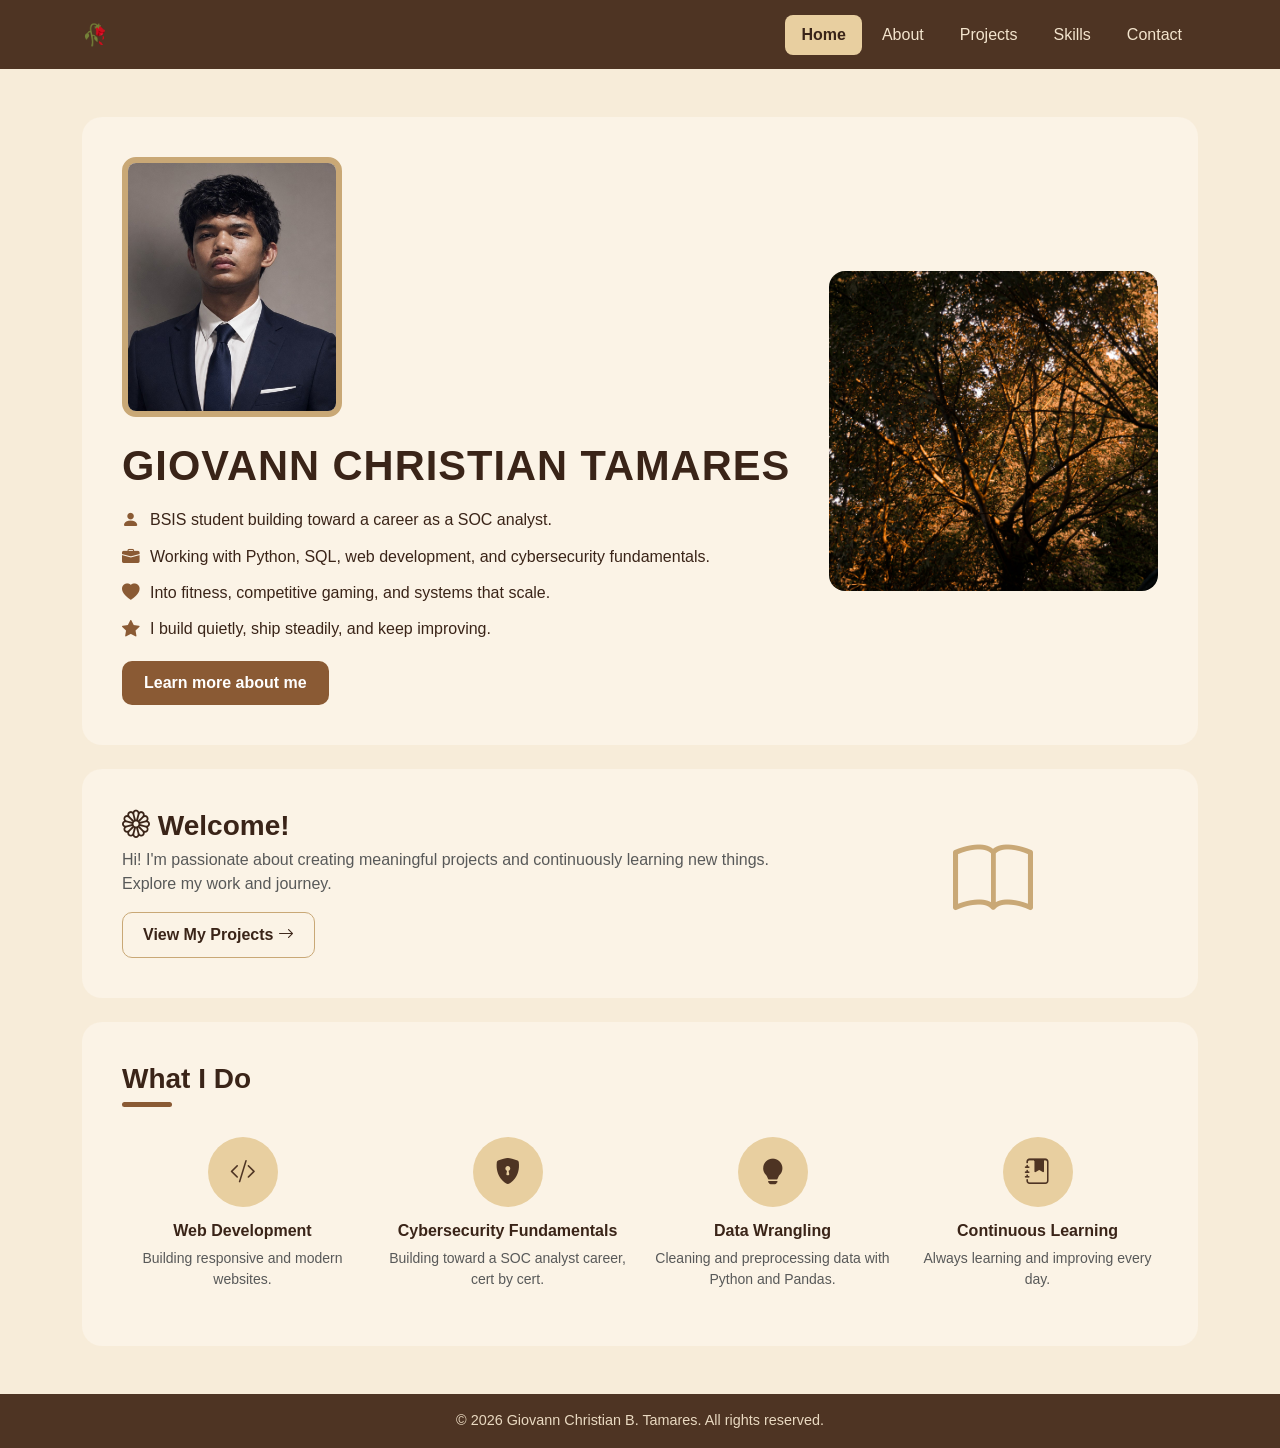
<file: index.html>
<!DOCTYPE html>
<html lang="en">
<head>
  <meta charset="UTF-8">
  <meta name="viewport" content="width=device-width, initial-scale=1.0">
  <title>Home | Giovann Christian B. Tamares</title>
  <link href="https://cdn.jsdelivr.net/npm/bootstrap@5.3.3/dist/css/bootstrap.min.css" rel="stylesheet">
  <link href="https://cdn.jsdelivr.net/npm/bootstrap-icons@1.11.3/font/bootstrap-icons.css" rel="stylesheet">
  <link href="css/style.css" rel="stylesheet">
</head>
<body>

  <!-- NAVBAR -->
  <nav class="navbar navbar-expand-lg navbar-brown">
    <div class="container">
      <a class="navbar-brand" href="index.html">🥀</a>
      <button class="navbar-toggler" type="button" data-bs-toggle="collapse" data-bs-target="#navMenu" aria-controls="navMenu" aria-expanded="false" aria-label="Toggle navigation">
        <span class="navbar-toggler-icon"></span>
      </button>
      <div class="collapse navbar-collapse" id="navMenu">
        <ul class="navbar-nav ms-auto">
          <li class="nav-item"><a class="nav-link active" href="index.html">Home</a></li>
          <li class="nav-item"><a class="nav-link" href="about.html">About</a></li>
          <li class="nav-item"><a class="nav-link" href="projects.html">Projects</a></li>
          <li class="nav-item"><a class="nav-link" href="skills.html">Skills</a></li>
          <li class="nav-item"><a class="nav-link" href="contact.html">Contact</a></li>
        </ul>
      </div>
    </div>
  </nav>

  <main class="container my-5">

    <!-- HERO PANEL -->
    <div class="panel mb-4">
      <div class="row align-items-center g-4">
        <div class="col-lg-8">
          <div class="d-flex align-items-start gap-4 flex-wrap">
            <div class="hero-photo flex-shrink-0">
              <img src="img/profile.jpg" alt="Profile photo" onerror="this.src='https://placehold.co/220x260/8a5a34/f7ecd9?text=Add+img/index+background+1.jpg'">
            </div>
            <div class="flex-grow-1">
              <h1 class="hero-title mb-3">Giovann Christian Tamares</h1>
              <p class="hero-line"><i class="bi bi-person-fill"></i> BSIS student building toward a career as a SOC analyst.</p>
              <p class="hero-line"><i class="bi bi-briefcase-fill"></i> Working with Python, SQL, web development, and cybersecurity fundamentals.</p>
              <p class="hero-line"><i class="bi bi-heart-fill"></i> Into fitness, competitive gaming, and systems that scale.</p>
              <p class="hero-line"><i class="bi bi-star-fill"></i> I build quietly, ship steadily, and keep improving.</p>
              <a href="about.html" class="btn btn-brown mt-2">Learn more about me</a>
            </div>
          </div>
        </div>
        <div class="col-lg-4">
          <div class="hero-side-photo">
            <img src="img/heroside.jpg" alt="Featured image" onerror="this.src='https://placehold.co/500x320/c9a876/4e3423?text=Add+img/index+background+2.jpg'">
          </div>
        </div>
      </div>
    </div>

    <!-- WELCOME PANEL -->
    <div class="panel mb-4">
      <div class="row align-items-center g-4">
        <div class="col-lg-8">
          <h3 class="section-heading"><i class="bi bi-flower1"></i> Welcome!</h3>
          <p class="text-muted">Hi! I'm passionate about creating meaningful projects and continuously learning new things. Explore my work and journey.</p>
          <a href="projects.html" class="btn btn-brown-outline">View My Projects <i class="bi bi-arrow-right"></i></a>
        </div>
        <div class="col-lg-4 text-center">
          <i class="bi bi-book" style="font-size: 5rem; color: var(--brown-accent);"></i>
        </div>
      </div>
    </div>

    <!-- WHAT I DO PANEL -->
    <div class="panel">
      <h3 class="section-heading">What I Do</h3>
      <div class="section-underline"></div>
      <div class="row g-4 text-center">
        <div class="col-md-3 col-6">
          <div class="icon-circle"><i class="bi bi-code-slash"></i></div>
          <h6 class="fw-bold">Web Development</h6>
          <p class="text-muted small">Building responsive and modern websites.</p>
        </div>
        <div class="col-md-3 col-6">
          <div class="icon-circle"><i class="bi bi-shield-lock-fill"></i></div>
          <h6 class="fw-bold">Cybersecurity Fundamentals</h6>
          <p class="text-muted small">Building toward a SOC analyst career, cert by cert.</p>
        </div>
        <div class="col-md-3 col-6">
          <div class="icon-circle"><i class="bi bi-lightbulb-fill"></i></div>
          <h6 class="fw-bold">Data Wrangling</h6>
          <p class="text-muted small">Cleaning and preprocessing data with Python and Pandas.</p>
        </div>
        <div class="col-md-3 col-6">
          <div class="icon-circle"><i class="bi bi-journal-bookmark-fill"></i></div>
          <h6 class="fw-bold">Continuous Learning</h6>
          <p class="text-muted small">Always learning and improving every day.</p>
        </div>
      </div>
    </div>

  </main>

  <footer class="footer-brown">
    <p class="mb-0">&copy; 2026 Giovann Christian B. Tamares. All rights reserved.</p>
  </footer>

  <script src="https://cdn.jsdelivr.net/npm/bootstrap@5.3.3/dist/js/bootstrap.bundle.min.js"></script>
  <script src="js/script.js"></script>
</body>
</html>
</file>
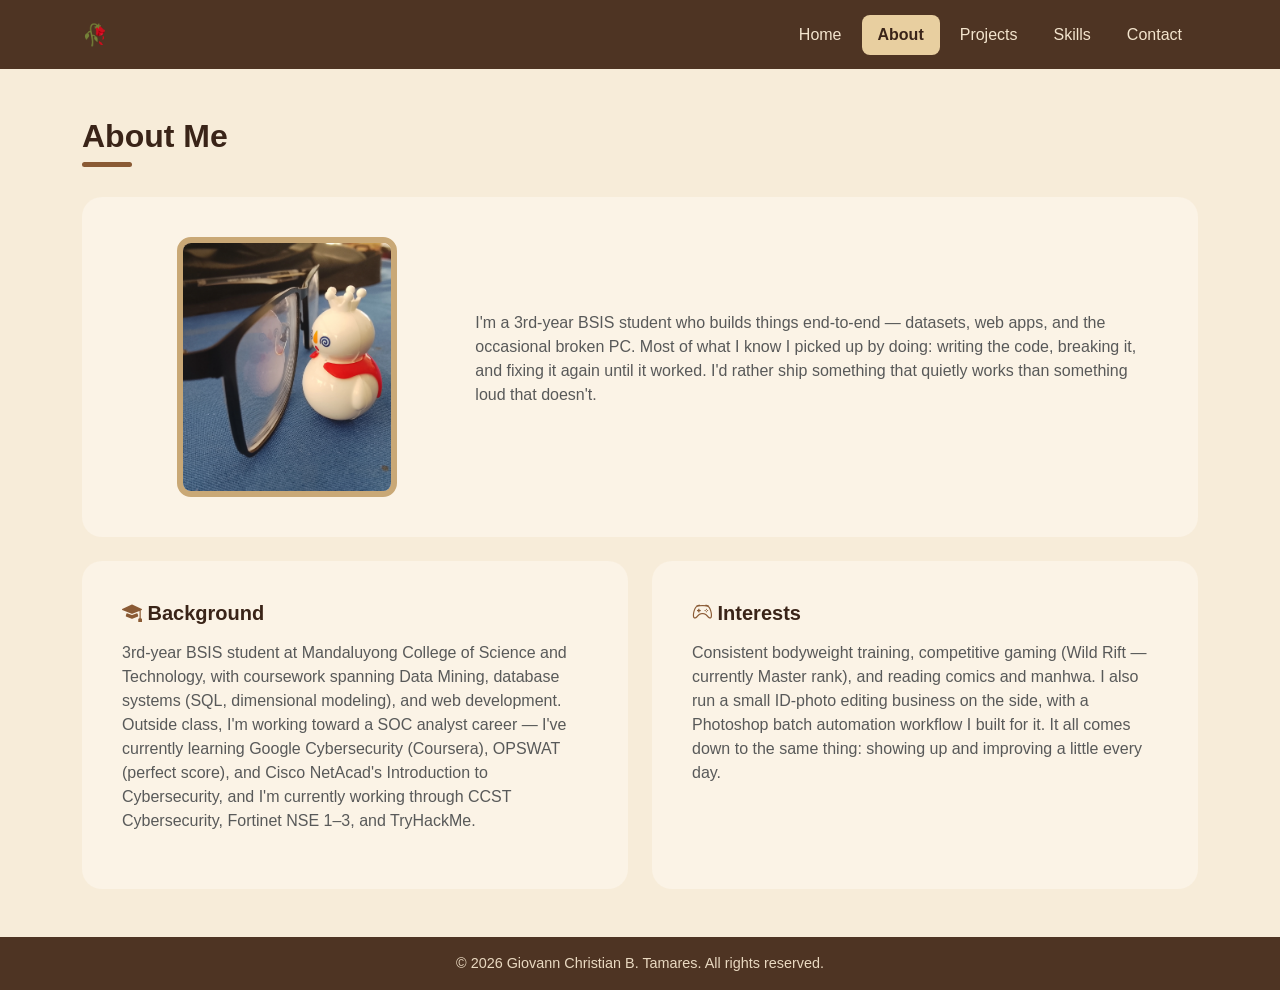
<file: about.html>
<!DOCTYPE html>
<html lang="en">
<head>
  <meta charset="UTF-8">
  <meta name="viewport" content="width=device-width, initial-scale=1.0">
  <title>About | Giovann Christian B. Tamares</title>
  <link href="https://cdn.jsdelivr.net/npm/bootstrap@5.3.3/dist/css/bootstrap.min.css" rel="stylesheet">
  <link href="https://cdn.jsdelivr.net/npm/bootstrap-icons@1.11.3/font/bootstrap-icons.css" rel="stylesheet">
  <link href="css/style.css" rel="stylesheet">
</head>
<body>

  <nav class="navbar navbar-expand-lg navbar-brown">
    <div class="container">
      <a class="navbar-brand" href="index.html">🥀</a>
      <button class="navbar-toggler" type="button" data-bs-toggle="collapse" data-bs-target="#navMenu" aria-controls="navMenu" aria-expanded="false" aria-label="Toggle navigation">
        <span class="navbar-toggler-icon"></span>
      </button>
      <div class="collapse navbar-collapse" id="navMenu">
        <ul class="navbar-nav ms-auto">
          <li class="nav-item"><a class="nav-link" href="index.html">Home</a></li>
          <li class="nav-item"><a class="nav-link active" href="about.html">About</a></li>
          <li class="nav-item"><a class="nav-link" href="projects.html">Projects</a></li>
          <li class="nav-item"><a class="nav-link" href="skills.html">Skills</a></li>
          <li class="nav-item"><a class="nav-link" href="contact.html">Contact</a></li>
        </ul>
      </div>
    </div>
  </nav>

  <main class="container my-5">
    <h2 class="section-heading">About Me</h2>
    <div class="section-underline"></div>

    <div class="panel mb-4">
      <div class="row align-items-center g-4">
        <div class="col-lg-4 text-center">
          <div class="hero-photo mx-auto">
            <img src="img/about photo 1.jpg" alt="Profile photo" onerror="this.src='https://placehold.co/220x260/8a5a34/f7ecd9?text=Add+img/about+photo+1.jpg'">
          </div>
        </div>
        <div class="col-lg-8">
          <p class="text-muted">I'm a 3rd-year BSIS student who builds things end-to-end — datasets, web apps, and the occasional broken PC. Most of what I know I picked up by doing: writing the code, breaking it, and fixing it again until it worked. I'd rather ship something that quietly works than something loud that doesn't.</p>
        </div>
      </div>
    </div>

    <div class="row g-4">
      <div class="col-md-6">
        <div class="panel h-100">
          <h5 class="fw-bold mb-3"><i class="bi bi-mortarboard-fill" style="color: var(--brown-mid);"></i> Background</h5>
          <p class="text-muted">3rd-year BSIS student at Mandaluyong College of Science and Technology, with coursework spanning Data Mining, database systems (SQL, dimensional modeling), and web development. Outside class, I'm working toward a SOC analyst career — I've currently learning Google Cybersecurity (Coursera), OPSWAT (perfect score), and Cisco NetAcad's Introduction to Cybersecurity, and I'm currently working through CCST Cybersecurity, Fortinet NSE 1–3, and TryHackMe.</p>
        </div>
      </div>
      <div class="col-md-6">
        <div class="panel h-100">
          <h5 class="fw-bold mb-3"><i class="bi bi-controller" style="color: var(--brown-mid);"></i> Interests</h5>
          <p class="text-muted">Consistent bodyweight training, competitive gaming (Wild Rift — currently Master rank), and reading comics and manhwa. I also run a small ID-photo editing business on the side, with a Photoshop batch automation workflow I built for it. It all comes down to the same thing: showing up and improving a little every day.</p>
        </div>
      </div>
    </div>
  </main>

  <footer class="footer-brown">
    <p class="mb-0">&copy; 2026 Giovann Christian B. Tamares. All rights reserved.</p>
  </footer>

  <script src="https://cdn.jsdelivr.net/npm/bootstrap@5.3.3/dist/js/bootstrap.bundle.min.js"></script>
  <script src="js/script.js"></script>
</body>
</html>
</file>
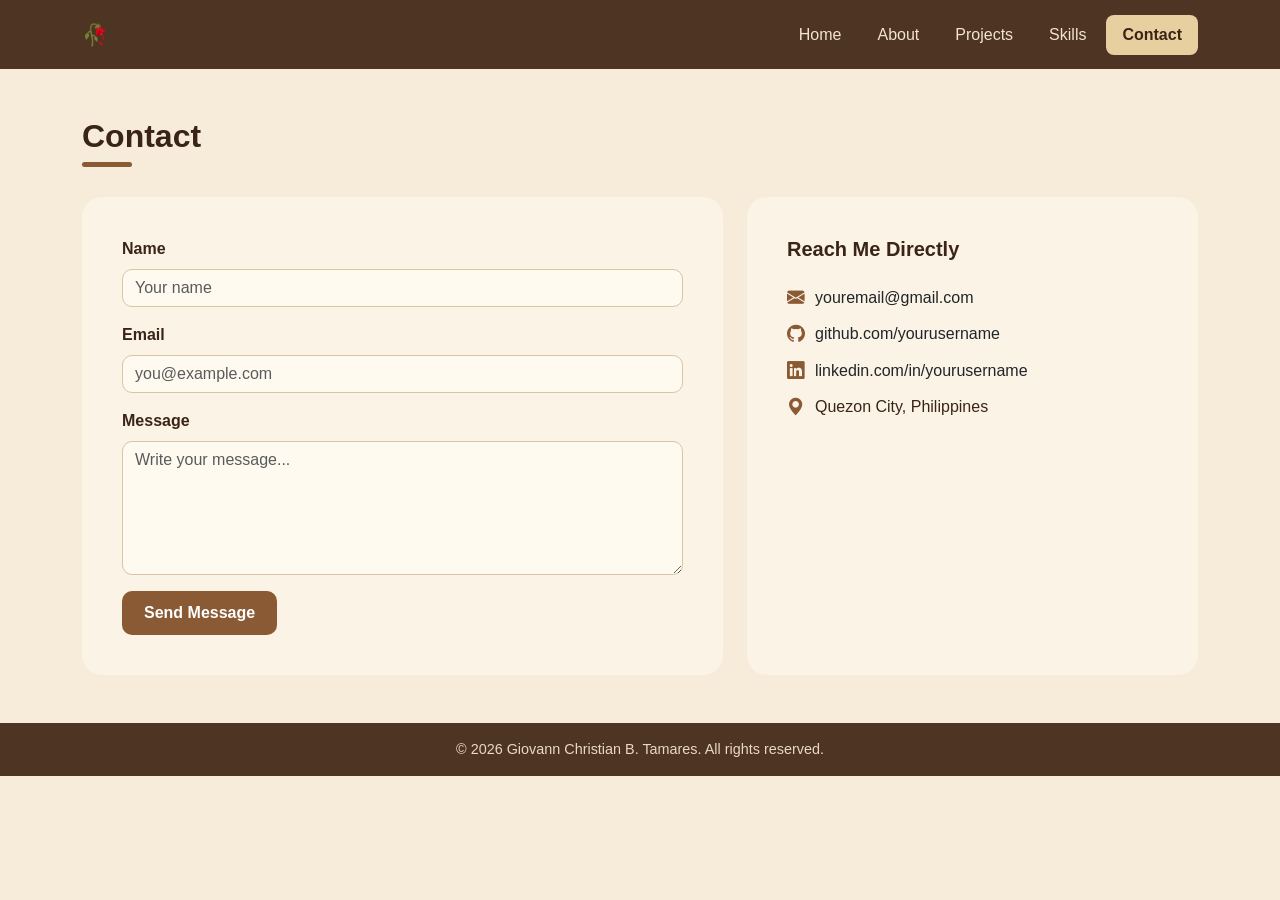
<file: contact.html>
<!DOCTYPE html>
<html lang="en">
<head>
  <meta charset="UTF-8">
  <meta name="viewport" content="width=device-width, initial-scale=1.0">
  <title>Contact | Giovann Christian B. Tamares</title>
  <link href="https://cdn.jsdelivr.net/npm/bootstrap@5.3.3/dist/css/bootstrap.min.css" rel="stylesheet">
  <link href="https://cdn.jsdelivr.net/npm/bootstrap-icons@1.11.3/font/bootstrap-icons.css" rel="stylesheet">
  <link href="css/style.css" rel="stylesheet">
</head>
<body>

  <nav class="navbar navbar-expand-lg navbar-brown">
    <div class="container">
      <a class="navbar-brand" href="index.html">🥀</a>
      <button class="navbar-toggler" type="button" data-bs-toggle="collapse" data-bs-target="#navMenu" aria-controls="navMenu" aria-expanded="false" aria-label="Toggle navigation">
        <span class="navbar-toggler-icon"></span>
      </button>
      <div class="collapse navbar-collapse" id="navMenu">
        <ul class="navbar-nav ms-auto">
          <li class="nav-item"><a class="nav-link" href="index.html">Home</a></li>
          <li class="nav-item"><a class="nav-link" href="about.html">About</a></li>
          <li class="nav-item"><a class="nav-link" href="projects.html">Projects</a></li>
          <li class="nav-item"><a class="nav-link" href="skills.html">Skills</a></li>
          <li class="nav-item"><a class="nav-link active" href="contact.html">Contact</a></li>
        </ul>
      </div>
    </div>
  </nav>

  <main class="container my-5">
    <h2 class="section-heading">Contact</h2>
    <div class="section-underline"></div>

    <div class="row g-4">
      <div class="col-lg-7">
        <div class="panel">
          <form id="contactForm" novalidate>
            <div class="mb-3">
              <label class="form-label fw-semibold" for="contactName">Name</label>
              <input type="text" class="form-control form-control-brown" id="contactName" placeholder="Your name" required>
            </div>
            <div class="mb-3">
              <label class="form-label fw-semibold" for="contactEmail">Email</label>
              <input type="email" class="form-control form-control-brown" id="contactEmail" placeholder="you@example.com" required>
            </div>
            <div class="mb-3">
              <label class="form-label fw-semibold" for="contactMessage">Message</label>
              <textarea class="form-control form-control-brown" id="contactMessage" rows="5" placeholder="Write your message..." required></textarea>
            </div>
            <button type="submit" class="btn btn-brown">Send Message</button>
            <div id="contactStatus" class="mt-3 fw-semibold" style="display:none;"></div>
          </form>
        </div>
      </div>

      <div class="col-lg-5">
        <div class="panel h-100">
          <h5 class="fw-bold mb-4">Reach Me Directly</h5>
          <p class="hero-line"><i class="bi bi-envelope-fill"></i> <a href="mailto:youremail@gmail.com" class="text-dark text-decoration-none">youremail@gmail.com</a></p>
          <p class="hero-line"><i class="bi bi-github"></i> <a href="https://github.com/yourusername" class="text-dark text-decoration-none" target="_blank" rel="noopener">github.com/yourusername</a></p>
          <p class="hero-line"><i class="bi bi-linkedin"></i> <a href="https://linkedin.com/in/yourusername" class="text-dark text-decoration-none" target="_blank" rel="noopener">linkedin.com/in/yourusername</a></p>
          <p class="hero-line"><i class="bi bi-geo-alt-fill"></i> Quezon City, Philippines</p>
        </div>
      </div>
    </div>
  </main>

  <footer class="footer-brown">
    <p class="mb-0">&copy; 2026 Giovann Christian B. Tamares. All rights reserved.</p>
  </footer>

  <script src="https://cdn.jsdelivr.net/npm/bootstrap@5.3.3/dist/js/bootstrap.bundle.min.js"></script>
  <script src="js/script.js"></script>
  <script src="js/contact.js"></script>
</body>
</html>
</file>
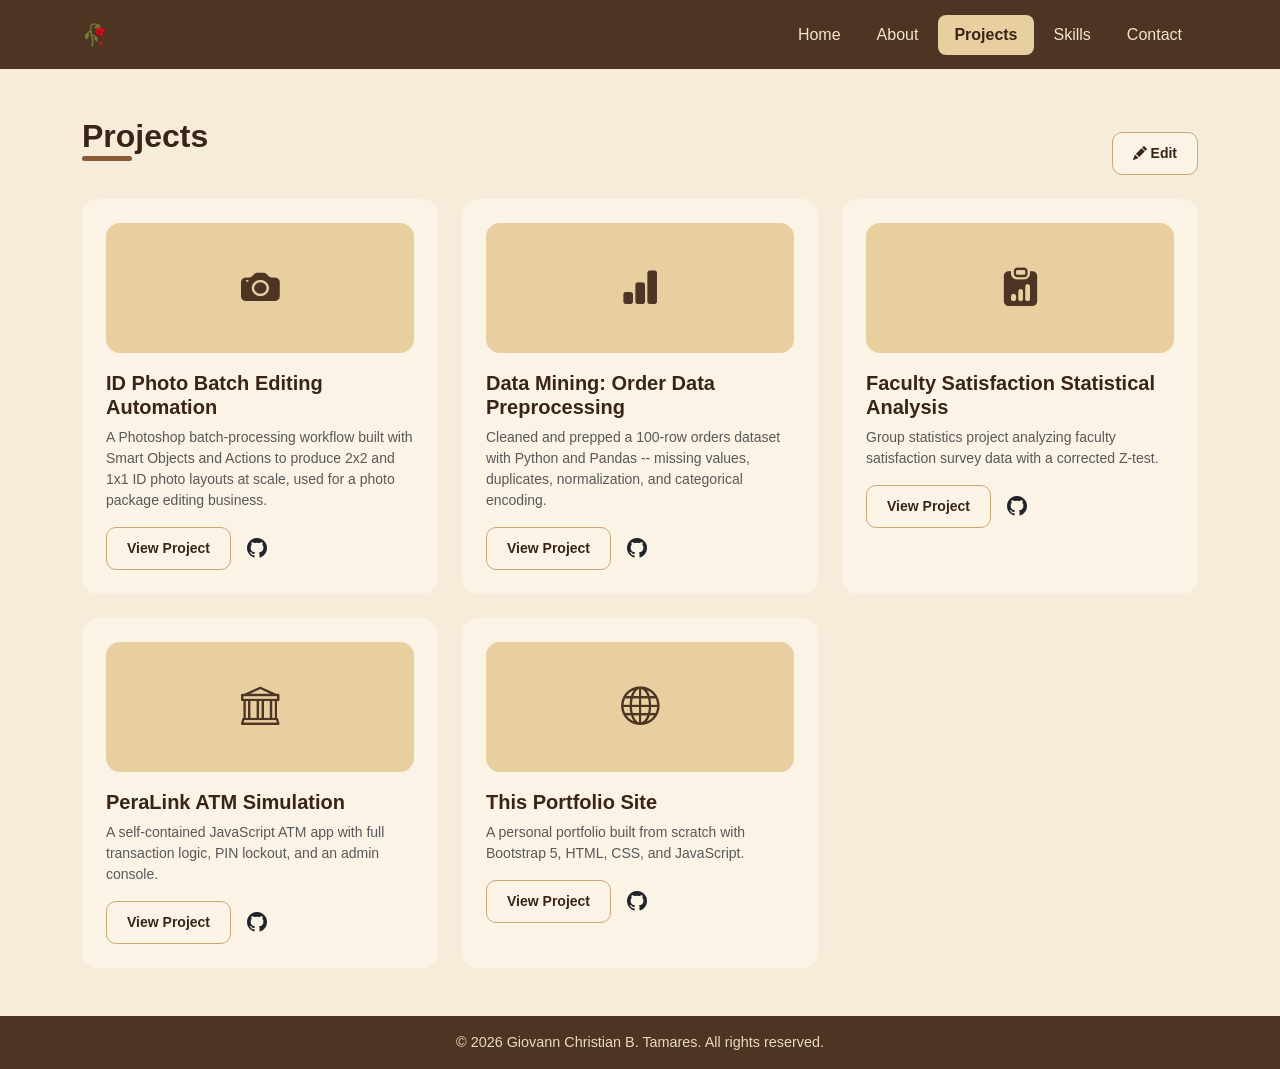
<file: projects.html>
<!DOCTYPE html>
<html lang="en">
<head>
  <meta charset="UTF-8">
  <meta name="viewport" content="width=device-width, initial-scale=1.0">
  <title>Projects | Giovann Christian B. Tamares</title>
  <link href="https://cdn.jsdelivr.net/npm/bootstrap@5.3.3/dist/css/bootstrap.min.css" rel="stylesheet">
  <link href="https://cdn.jsdelivr.net/npm/bootstrap-icons@1.11.3/font/bootstrap-icons.css" rel="stylesheet">
  <link href="css/style.css" rel="stylesheet">
</head>
<body>

  <nav class="navbar navbar-expand-lg navbar-brown">
    <div class="container">
      <a class="navbar-brand" href="index.html">🥀</a>
      <button class="navbar-toggler" type="button" data-bs-toggle="collapse" data-bs-target="#navMenu" aria-controls="navMenu" aria-expanded="false" aria-label="Toggle navigation">
        <span class="navbar-toggler-icon"></span>
      </button>
      <div class="collapse navbar-collapse" id="navMenu">
        <ul class="navbar-nav ms-auto">
          <li class="nav-item"><a class="nav-link" href="index.html">Home</a></li>
          <li class="nav-item"><a class="nav-link" href="about.html">About</a></li>
          <li class="nav-item"><a class="nav-link active" href="projects.html">Projects</a></li>
          <li class="nav-item"><a class="nav-link" href="skills.html">Skills</a></li>
          <li class="nav-item"><a class="nav-link" href="contact.html">Contact</a></li>
        </ul>
      </div>
    </div>
  </nav>

  <main class="container my-5">
    <div class="d-flex justify-content-between align-items-center flex-wrap gap-3 mb-2">
      <div>
        <h2 class="section-heading mb-0">Projects</h2>
        <div class="section-underline"></div>
      </div>
      <div class="d-flex gap-2">
        <button id="addProjectBtn" class="btn btn-brown-outline btn-sm d-none">
          <i class="bi bi-plus-lg"></i> Add Project
        </button>
        <button id="resetProjectsBtn" class="btn btn-brown-outline btn-sm d-none">
          <i class="bi bi-arrow-counterclockwise"></i> Reset
        </button>
        <button id="toggleEditBtn" class="btn btn-brown-outline btn-sm">
          <i class="bi bi-pencil-fill"></i> Edit
        </button>
      </div>
    </div>

    <!-- Cards get built here by JS -->
    <div class="row g-4" id="projectsContainer"></div>
  </main>

  <footer class="footer-brown">
    <p class="mb-0">&copy; 2026 Giovann Christian B. Tamares. All rights reserved.</p>
  </footer>

  <script src="https://cdn.jsdelivr.net/npm/bootstrap@5.3.3/dist/js/bootstrap.bundle.min.js"></script>
  <script src="js/script.js"></script>
  <script src="js/projects.js"></script>
</body>
</html>
</file>
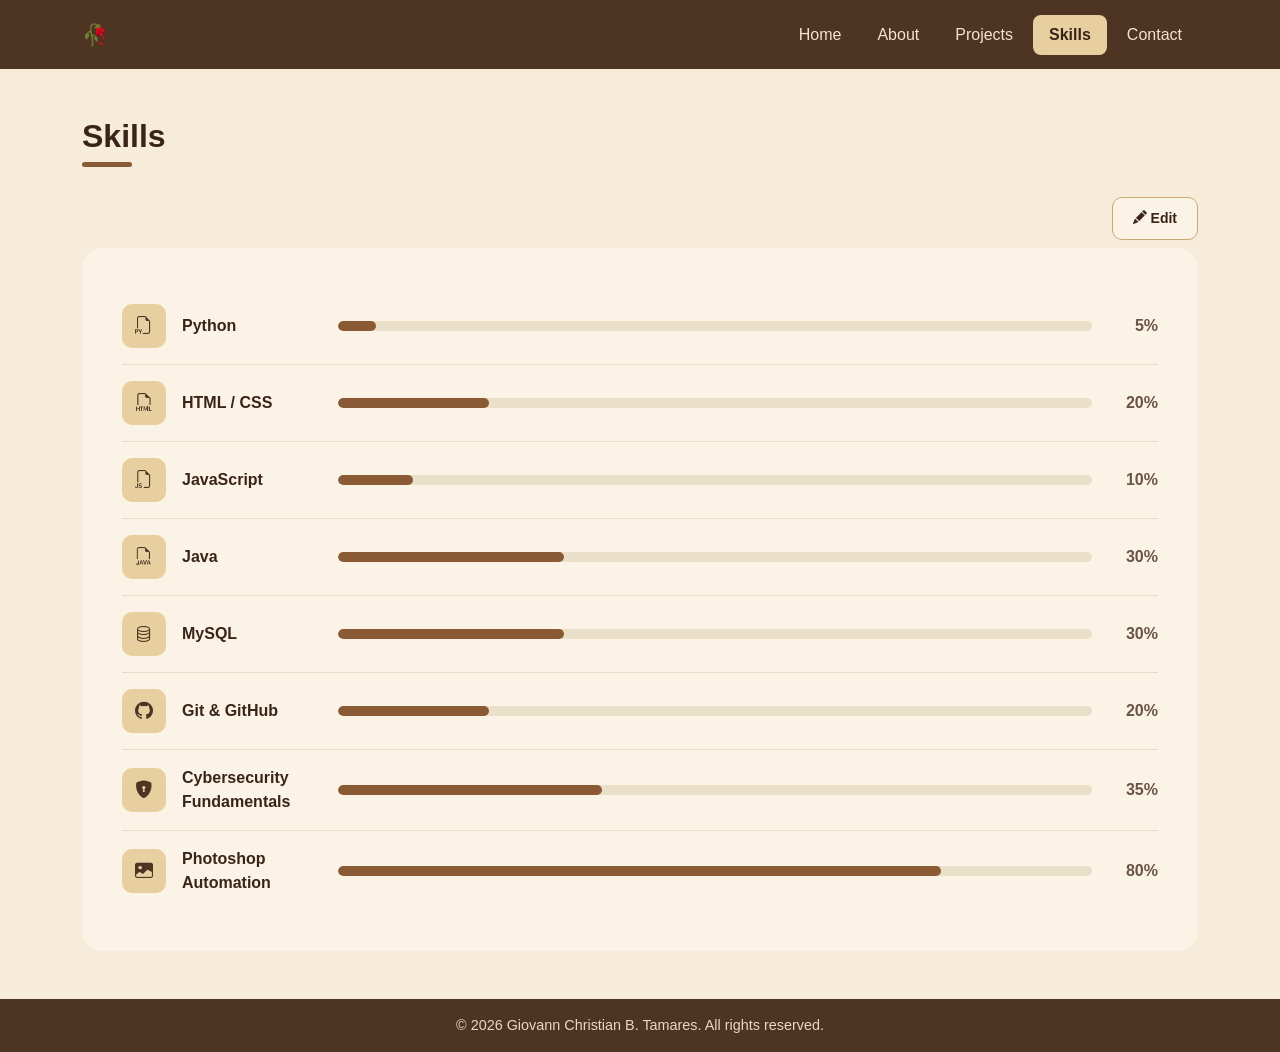
<file: skills.html>
<!DOCTYPE html>
<html lang="en">
<head>
  <meta charset="UTF-8">
  <meta name="viewport" content="width=device-width, initial-scale=1.0">
  <title>Skills | Giovann Christian B. Tamares</title>
  <link href="https://cdn.jsdelivr.net/npm/bootstrap@5.3.3/dist/css/bootstrap.min.css" rel="stylesheet">
  <link href="https://cdn.jsdelivr.net/npm/bootstrap-icons@1.11.3/font/bootstrap-icons.css" rel="stylesheet">
  <link href="css/style.css" rel="stylesheet">
</head>
<body>

  <nav class="navbar navbar-expand-lg navbar-brown">
    <div class="container">
      <a class="navbar-brand" href="index.html">🥀</a>
      <button class="navbar-toggler" type="button" data-bs-toggle="collapse" data-bs-target="#navMenu" aria-controls="navMenu" aria-expanded="false" aria-label="Toggle navigation">
        <span class="navbar-toggler-icon"></span>
      </button>
      <div class="collapse navbar-collapse" id="navMenu">
        <ul class="navbar-nav ms-auto">
          <li class="nav-item"><a class="nav-link" href="index.html">Home</a></li>
          <li class="nav-item"><a class="nav-link" href="about.html">About</a></li>
          <li class="nav-item"><a class="nav-link" href="projects.html">Projects</a></li>
          <li class="nav-item"><a class="nav-link active" href="skills.html">Skills</a></li>
          <li class="nav-item"><a class="nav-link" href="contact.html">Contact</a></li>
        </ul>
      </div>
    </div>
  </nav>

  <main class="container my-5">
    <h2 class="section-heading">Skills</h2>
    <div class="section-underline"></div>

    <div class="d-flex justify-content-end gap-2 mb-2">
      <button id="resetSkillsBtn" class="btn btn-brown-outline btn-sm d-none">
        <i class="bi bi-arrow-counterclockwise"></i> Reset
      </button>
      <button id="toggleSkillsEditBtn" class="btn btn-brown-outline btn-sm">
        <i class="bi bi-pencil-fill"></i> Edit
      </button>
    </div>

    <div class="panel" id="skillsContainer"></div>
  </main>

  <footer class="footer-brown">
    <p class="mb-0">&copy; 2026 Giovann Christian B. Tamares. All rights reserved.</p>
  </footer>

  <script src="https://cdn.jsdelivr.net/npm/bootstrap@5.3.3/dist/js/bootstrap.bundle.min.js"></script>
  <script src="js/script.js"></script>
  <script src="js/skills.js"></script>
</body>
</html>
</file>
<file: css/style.css>
/* ===== WARM CREAM + BROWN THEME (matches reference mockup) ===== */

:root {
  --cream-bg:     #f7ecd9;
  --panel-bg:     #fbf3e6;
  --brown-darkest:#4e3423;
  --brown-mid:    #8a5a34;
  --brown-accent: #c9a876;
  --pill-bg:      #e8cfa0;
  --text-dark:    #3a2418;
  --text-muted:   #6b5443;
}

body {
  background-color: var(--cream-bg);
  color: var(--text-dark);
  font-family: "Segoe UI", "Trebuchet MS", Arial, sans-serif;
}

/* ---------- NAVBAR ---------- */
.navbar-brown {
  background-color: var(--brown-darkest) !important;
  padding-top: 14px;
  padding-bottom: 14px;
}

.navbar-brown .navbar-brand {
  color: var(--brown-accent) !important;
  font-weight: 700;
  font-size: 1.3rem;
}

.navbar-brown .nav-link {
  color: #f3e4cd !important;
  font-weight: 500;
  padding: 8px 16px !important;
  border-radius: 8px;
  margin-left: 4px;
}

.navbar-brown .nav-link.active {
  background-color: var(--pill-bg);
  color: var(--text-dark) !important;
  font-weight: 700;
}

/* ---------- FOOTER ---------- */
.footer-brown {
  background-color: var(--brown-darkest);
  color: #e9d9c1;
  text-align: center;
  padding: 16px 0;
  font-size: 0.9rem;
}

/* ---------- GENERIC PANEL CARD ---------- */
.panel {
  background-color: var(--panel-bg);
  border-radius: 20px;
  padding: 40px;
}

.section-heading {
  font-weight: 800;
  color: var(--text-dark);
  margin-bottom: 6px;
}

.section-underline {
  width: 50px;
  height: 5px;
  background-color: var(--brown-mid);
  border-radius: 3px;
  margin-bottom: 30px;
}

/* ---------- HERO (home) ---------- */
.hero-photo {
  border: 6px solid var(--brown-accent);
  border-radius: 14px;
  overflow: hidden;
  width: 220px;
  height: 260px;
}

.hero-photo img { width: 100%; height: 100%; object-fit: cover; }

.hero-side-photo {
  border-radius: 16px;
  overflow: hidden;
  height: 320px;
}

.hero-side-photo img { width: 100%; height: 100%; object-fit: cover; }

.hero-title {
  font-weight: 800;
  font-size: 2.6rem;
  color: var(--text-dark);
  letter-spacing: 1px;
  text-transform: uppercase;
}

.hero-line {
  display: flex;
  align-items: center;
  gap: 10px;
  font-weight: 500;
  color: var(--text-dark);
  margin-bottom: 10px;
}

.hero-line i { color: var(--brown-mid); font-size: 1.1rem; }

.btn-brown {
  background-color: var(--brown-mid);
  border: none;
  color: #fff;
  font-weight: 600;
  padding: 10px 22px;
  border-radius: 10px;
}

.btn-brown:hover { background-color: var(--brown-darkest); color: #fff; }

.btn-brown-outline {
  background-color: var(--panel-bg);
  border: 1px solid var(--brown-accent);
  color: var(--text-dark);
  font-weight: 600;
  padding: 10px 20px;
  border-radius: 10px;
}

.btn-brown-outline:hover { background-color: var(--pill-bg); }

/* ---------- ICON CIRCLES (What I Do / Projects) ---------- */
.icon-circle {
  width: 70px;
  height: 70px;
  border-radius: 50%;
  background-color: var(--pill-bg);
  display: flex;
  align-items: center;
  justify-content: center;
  font-size: 1.6rem;
  color: var(--brown-darkest);
  margin: 0 auto 14px auto;
}

.icon-square {
  width: 100%;
  height: 130px;
  border-radius: 14px;
  background-color: var(--pill-bg);
  display: flex;
  align-items: center;
  justify-content: center;
  font-size: 2.4rem;
  color: var(--brown-darkest);
  margin-bottom: 18px;
}

/* ---------- CARDS (Projects) ---------- */
.brown-card {
  background-color: var(--panel-bg);
  border-radius: 16px;
  padding: 24px;
  height: 100%;
}

.btn-remove-project {
  position: absolute;
  top: 14px;
  right: 14px;
  width: 30px;
  height: 30px;
  border-radius: 50%;
  border: none;
  background-color: var(--pill-bg);
  color: var(--brown-darkest);
  display: flex;
  align-items: center;
  justify-content: center;
  font-size: 0.85rem;
}

.btn-remove-project:hover {
  background-color: var(--brown-mid);
  color: #fff;
}

/* ---------- SKILLS ---------- */
.skill-row {
  display: flex;
  align-items: center;
  gap: 16px;
  padding: 16px 0;
  border-bottom: 1px solid #e8dcc7;
}

.skill-row:last-child { border-bottom: none; }

.skill-icon {
  width: 44px;
  height: 44px;
  border-radius: 10px;
  background-color: var(--pill-bg);
  display: flex;
  align-items: center;
  justify-content: center;
  color: var(--brown-darkest);
  font-size: 1.1rem;
  flex-shrink: 0;
}

.skill-name {
  width: 140px;
  font-weight: 600;
  flex-shrink: 0;
}

.skill-bar-track {
  flex-grow: 1;
  height: 10px;
  background-color: #eadfc9;
  border-radius: 6px;
  overflow: hidden;
}

.skill-bar-fill {
  height: 100%;
  background-color: var(--brown-mid);
  border-radius: 6px;
}

.skill-percent {
  width: 50px;
  text-align: right;
  font-weight: 600;
  color: var(--text-muted);
  flex-shrink: 0;
}

/* ---------- CONTACT FORM ---------- */
.form-control-brown {
  background-color: #fffaf0;
  border: 1px solid #d9c6a3;
  border-radius: 10px;
}

.form-control-brown:focus {
  border-color: var(--brown-mid);
  box-shadow: 0 0 0 0.2rem rgba(138,90,52,0.2);
}
</file>
